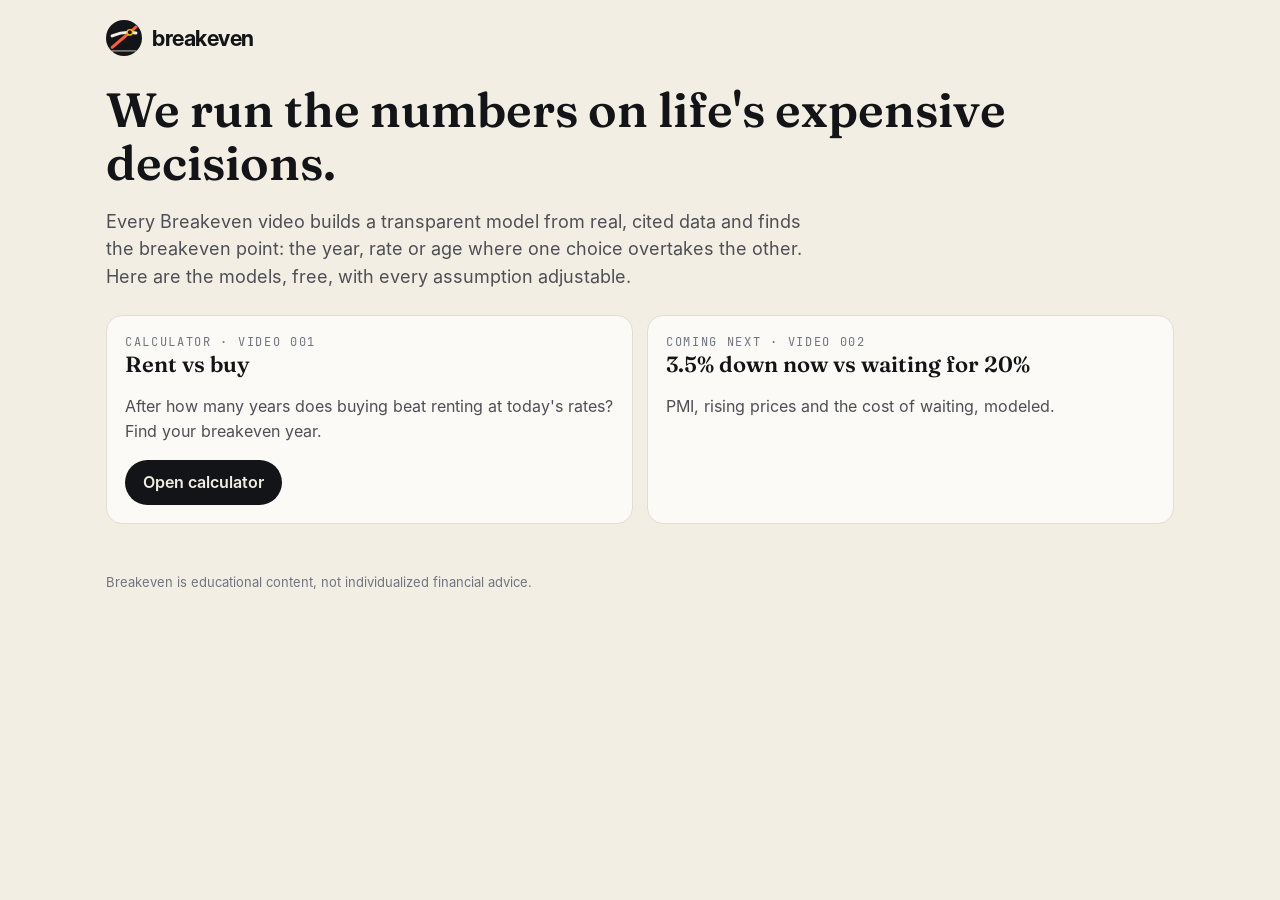
<file: site/index.html>
<!doctype html>
<html lang="en"><head><meta charset="utf-8"><meta name="viewport" content="width=device-width,initial-scale=1">
<title>Breakeven · Money decisions, modeled</title>
<meta name="description" content="Free calculators behind every Breakeven video. We run the numbers on life's expensive decisions.">
<link rel="icon" href="assets/mark.svg"><link rel="stylesheet" href="assets/site.css">
<style>.grid{display:grid;grid-template-columns:repeat(auto-fit,minmax(260px,1fr));gap:14px;margin-top:24px}.card a{text-decoration:none;color:inherit}.card:hover{border-color:var(--accent)}</style>
</head><body><div class="wrap">
<nav><img src="assets/mark.svg" alt=""><b>breakeven</b></nav>
<h1>We run the numbers on life's expensive decisions.</h1>
<p class="lede">Every Breakeven video builds a transparent model from real, cited data and finds the breakeven point: the year, rate or age where one choice overtakes the other. Here are the models, free, with every assumption adjustable.</p>
<div class="grid">
  <div class="card"><a href="rent-vs-buy/"><div class="kicker">Calculator · video 001</div><h2>Rent vs buy</h2><p class="small" style="color:var(--text-secondary)">After how many years does buying beat renting at today's rates? Find your breakeven year.</p><span class="btn">Open calculator</span></a></div>
  <div class="card"><div class="kicker">Coming next · video 002</div><h2>3.5% down now vs waiting for 20%</h2><p style="color:var(--text-secondary)">PMI, rising prices and the cost of waiting, modeled.</p></div>
</div>
<footer>Breakeven is educational content, not individualized financial advice.</footer>
</div></body></html>
</file>
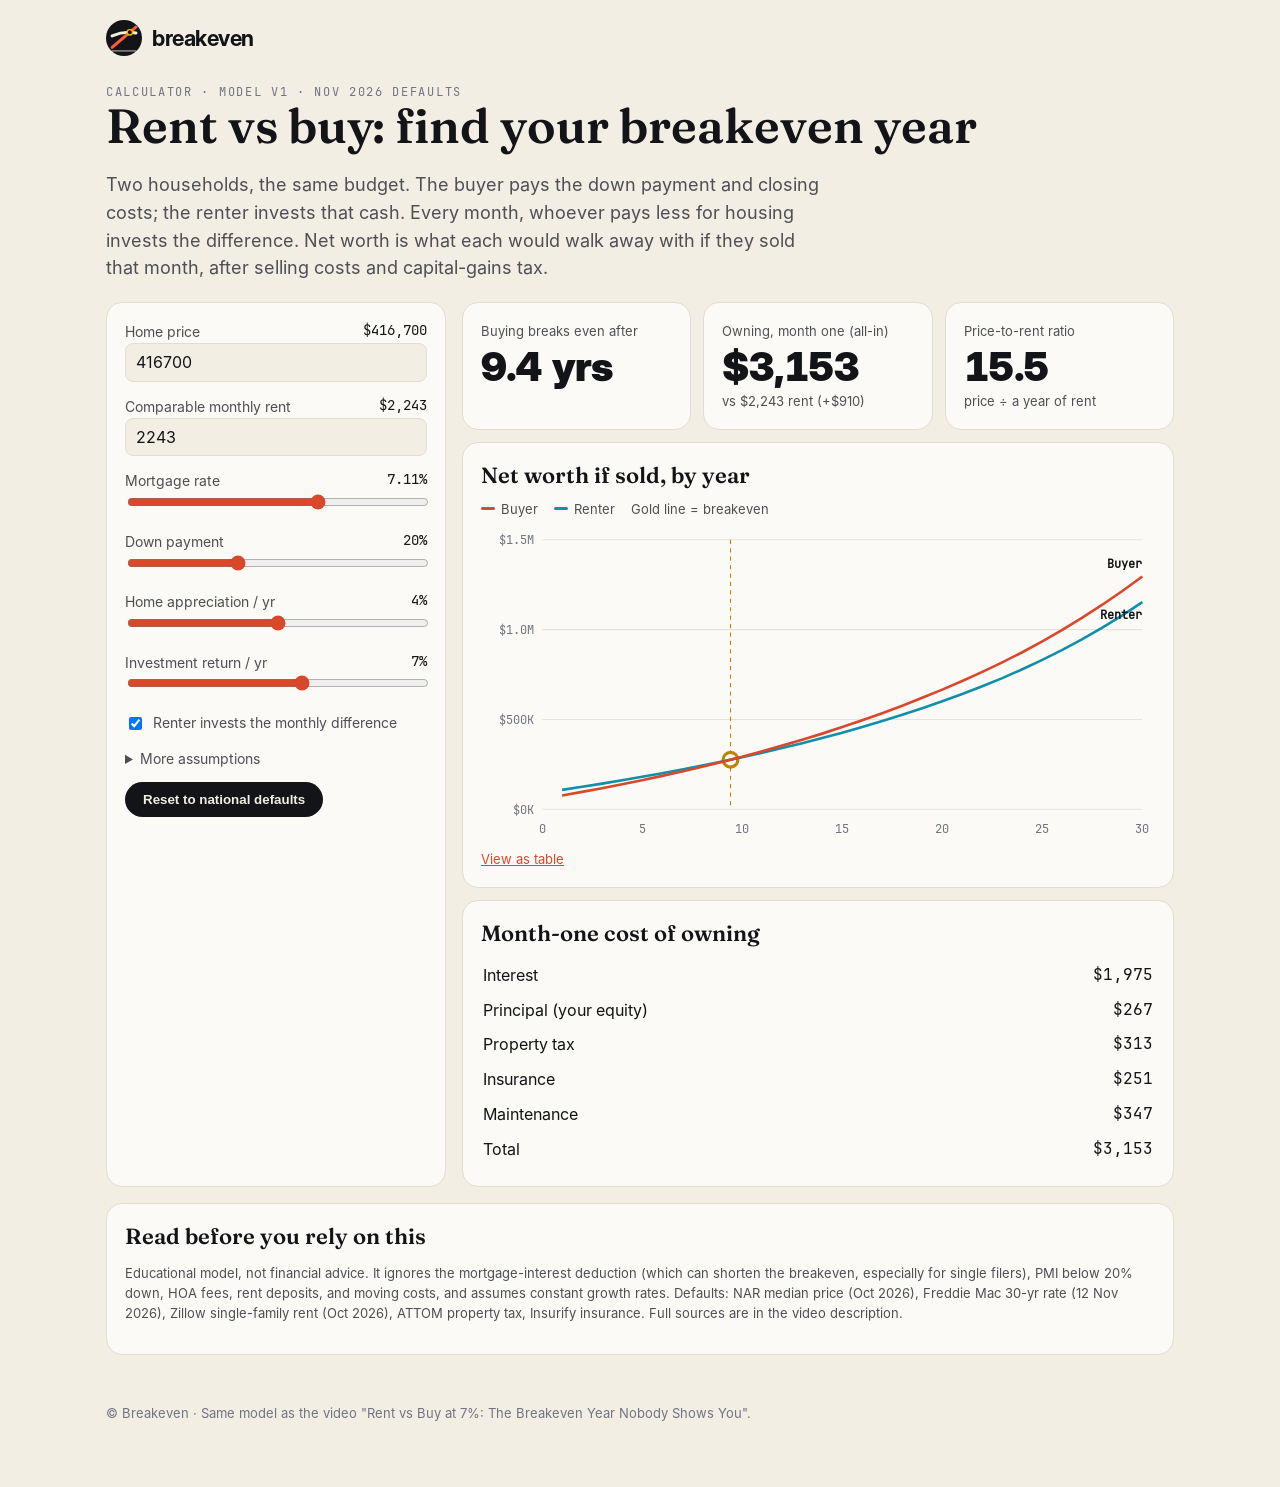
<file: site/rent-vs-buy/index.html>
<!doctype html>
<html lang="en"><head><meta charset="utf-8"><meta name="viewport" content="width=device-width,initial-scale=1">
<title>Rent vs Buy Calculator · Breakeven</title>
<meta name="description" content="Find your rent-vs-buy breakeven year. A transparent, month-by-month model with every assumption adjustable. Same model as the Breakeven video.">
<meta property="og:title" content="Rent vs Buy: find your breakeven year"><meta property="og:image" content="../assets/og.png">
<link rel="icon" href="../assets/mark.svg"><link rel="stylesheet" href="../assets/site.css">
<style>
.layout{display:grid;grid-template-columns:minmax(0,340px) minmax(0,1fr);gap:16px;margin-top:20px}
@media (max-width:860px){.layout{grid-template-columns:minmax(0,1fr)}}
.field{margin-bottom:14px}.field label{display:flex;justify-content:space-between;font-size:14px;color:var(--text-secondary);gap:8px}
.field output{font:14px JBM,monospace;color:var(--text-primary)}.field input[type=range]{width:100%;accent-color:var(--accent)}
.field input[type=number]{width:100%;font:inherit;padding:6px 10px;border:1px solid var(--border);border-radius:8px;background:var(--bg);color:var(--text-primary)}
details summary{cursor:pointer;color:var(--text-secondary);font-size:14px;margin:6px 0 12px}
.result{display:grid;grid-template-columns:repeat(auto-fit,minmax(150px,1fr));gap:12px;margin-bottom:12px}
.big{font:900 40px InterDisplay,Inter,sans-serif;letter-spacing:-.02em;font-variant-numeric:tabular-nums}.small{font-size:13px;color:var(--text-secondary)}
.legend{display:flex;gap:16px;font-size:13px;color:var(--text-secondary);margin:4px 0 6px}.legend i{display:inline-block;width:14px;height:3px;border-radius:2px;margin-right:6px;vertical-align:4px}
svg{width:100%;height:auto;display:block;overflow:visible}svg text{fill:var(--muted);font:11px JBM,monospace}
.tip{position:fixed;pointer-events:none;background:var(--text-primary);color:var(--bg);padding:8px 10px;border-radius:8px;font-size:12px;line-height:1.5;display:none;z-index:9}
.cost td{padding:4px 0;font-variant-numeric:tabular-nums}.cost td:last-child{text-align:right;font-family:JBM,monospace}
.switch{display:flex;align-items:center;gap:8px;font-size:14px;color:var(--text-secondary)}
</style></head><body><div class="wrap">
<nav><img src="../assets/mark.svg" alt=""><b>breakeven</b></nav>
<div class="kicker">Calculator · model v1 · Nov 2026 defaults</div>
<h1>Rent vs buy: find your breakeven year</h1>
<p class="lede">Two households, the same budget. The buyer pays the down payment and closing costs; the renter invests that cash. Every month, whoever pays less for housing invests the difference. Net worth is what each would walk away with if they sold that month, after selling costs and capital-gains tax.</p>

<div class="layout">
<form class="card" id="f" onsubmit="return false">
  <div class="field"><label for="home_price">Home price <output></output></label><input type="number" id="home_price" step="1000" min="50000"></div>
  <div class="field"><label for="rent_monthly">Comparable monthly rent <output></output></label><input type="number" id="rent_monthly" step="25" min="200"></div>
  <div class="field"><label for="mortgage_rate">Mortgage rate <output></output></label><input type="range" id="mortgage_rate" min="0.02" max="0.10" step="0.0001"></div>
  <div class="field"><label for="down_pct">Down payment <output></output></label><input type="range" id="down_pct" min="0.03" max="0.5" step="0.01"></div>
  <div class="field"><label for="home_growth">Home appreciation / yr <output></output></label><input type="range" id="home_growth" min="0" max="0.08" step="0.0025"></div>
  <div class="field"><label for="invest_return">Investment return / yr <output></output></label><input type="range" id="invest_return" min="0" max="0.12" step="0.0025"></div>
  <div class="field switch"><input type="checkbox" id="renter_invests_diff"><label for="renter_invests_diff" style="display:inline">Renter invests the monthly difference</label></div>
  <details><summary>More assumptions</summary>
  <div class="field"><label for="rent_growth">Rent growth / yr <output></output></label><input type="range" id="rent_growth" min="0" max="0.08" step="0.0025"></div>
  <div class="field"><label for="property_tax_pct">Property tax rate <output></output></label><input type="range" id="property_tax_pct" min="0" max="0.03" step="0.0005"></div>
  <div class="field"><label for="insurance_annual">Home insurance / yr <output></output></label><input type="number" id="insurance_annual" step="50" min="0"></div>
  <div class="field"><label for="maintenance_pct">Maintenance / yr <output></output></label><input type="range" id="maintenance_pct" min="0" max="0.04" step="0.0025"></div>
  <div class="field"><label for="buy_closing_pct">Buyer closing costs <output></output></label><input type="range" id="buy_closing_pct" min="0" max="0.06" step="0.0025"></div>
  <div class="field"><label for="sell_cost_pct">Selling costs <output></output></label><input type="range" id="sell_cost_pct" min="0" max="0.1" step="0.0025"></div>
  <div class="field"><label for="cap_gains_tax">Capital-gains tax (renter) <output></output></label><input type="range" id="cap_gains_tax" min="0" max="0.3" step="0.01"></div>
  </details>
  <button type="button" id="reset" class="btn" style="border:0;cursor:pointer">Reset to national defaults</button>
</form>

<section>
  <div class="result">
    <div class="card"><div class="small">Buying breaks even after</div><div class="big" id="be">—</div></div>
    <div class="card"><div class="small">Owning, month one (all-in)</div><div class="big" id="own">—</div><div class="small" id="ownsub"></div></div>
    <div class="card"><div class="small">Price-to-rent ratio</div><div class="big" id="ptr">—</div><div class="small">price ÷ a year of rent</div></div>
  </div>
  <div class="card">
    <h2>Net worth if sold, by year</h2>
    <div class="legend"><span><i style="background:var(--buy)"></i>Buyer</span><span><i style="background:var(--rent)"></i>Renter</span><span id="betag"></span></div>
    <div id="chart"></div>
    <div class="small" style="margin-top:8px"><a href="#" id="tbl">View as table</a></div>
  </div>
  <div class="card" style="margin-top:12px"><h2>Month-one cost of owning</h2><table class="cost" id="cost" style="width:100%"></table></div>
</section>
</div>

<div class="card" style="margin-top:16px"><h2>Read before you rely on this</h2>
<p class="small">Educational model, not financial advice. It ignores the mortgage-interest deduction (which can shorten the breakeven, especially for single filers), PMI below 20% down, HOA fees, rent deposits, and moving costs, and assumes constant growth rates. Defaults: NAR median price (Oct 2026), Freddie Mac 30-yr rate (12 Nov 2026), Zillow single-family rent (Oct 2026), ATTOM property tax, Insurify insurance. Full sources are in the video description. <span id="nl"></span></p></div>
<footer>© Breakeven · Same model as the video "Rent vs Buy at 7%: The Breakeven Year Nobody Shows You".</footer>
</div><div class="tip" id="tip"></div>
<script type="module">
import {simulate, DEFAULTS} from '../assets/rentbuy.js';
const $=s=>document.querySelector(s);
const pct=v=>(v*100).toFixed(2).replace(/\.00$|0$/,'')+'%', usd=v=>'$'+Math.round(v).toLocaleString('en-US');
const FIELDS=Object.keys(DEFAULTS).filter(k=>document.getElementById(k));
function getState(){const q=new URLSearchParams(location.search);const a={...DEFAULTS};for(const k of FIELDS){if(q.has(k))a[k]=k==='renter_invests_diff'?q.get(k)!=='0':Number(q.get(k))}return a}
function setForm(a){for(const k of FIELDS){const el=document.getElementById(k);if(el.type==='checkbox')el.checked=a[k];else el.value=a[k]}}
function read(){const a={...DEFAULTS};for(const k of FIELDS){const el=document.getElementById(k);a[k]=el.type==='checkbox'?el.checked:Number(el.value)}return a}
function labels(a){for(const k of FIELDS){const el=document.getElementById(k);const o=el.parentElement.querySelector('output');if(!o)continue;
 o.textContent=['home_price','rent_monthly','insurance_annual'].includes(k)?usd(a[k]):pct(a[k])}}
const tip=$('#tip');
function chart(res){const W=640,H=300,L=58,R=12,T=14,B=30,n=res.buyer.length,yrs=n/12;
 const pts=[...Array(yrs+1).keys()];const b=pts.map(y=>y===0?null:res.buyer[y*12-1]),r=pts.map(y=>y===0?null:res.renter[y*12-1]);
 const vals=[...b,...r].filter(v=>v!=null),max=Math.max(...vals),min=Math.min(0,...vals);
 const step=(()=>{const raw=(max-min)/5,p=Math.pow(10,Math.floor(Math.log10(raw)));return [1,2,2.5,5,10].map(k=>k*p).find(k=>k>=raw)})();
 const top=Math.ceil(max/step)*step,bot=Math.floor(min/step)*step;
 const X=y=>L+(W-L-R)*y/yrs,Y=v=>T+(H-T-B)*(1-(v-bot)/(top-bot));
 let g='';for(let v=bot;v<=top+1;v+=step)g+=`<line x1="${L}" x2="${W-R}" y1="${Y(v)}" y2="${Y(v)}" stroke="var(--grid)"/><text x="${L-8}" y="${Y(v)+4}" text-anchor="end">${v>=1e6?'$'+(v/1e6).toFixed(1)+'M':'$'+Math.round(v/1000)+'K'}</text>`;
 for(let y=0;y<=yrs;y+=5)g+=`<text x="${X(y)}" y="${H-8}" text-anchor="middle">${y}</text>`;
 const path=arr=>arr.map((v,i)=>v==null?'':`${i===1?'M':'L'}${X(i).toFixed(1)},${Y(v).toFixed(1)}`).join('');
 let be='';if(res.breakevenYears!=null){const bx=X(res.breakevenYears),by=Y(res.buyer[Math.round(res.breakevenYears*12)-1]);
  be=`<line x1="${bx}" x2="${bx}" y1="${T}" y2="${H-B}" stroke="var(--gold)" stroke-dasharray="4 4"/><circle cx="${bx}" cy="${by}" r="7" fill="var(--surface-1)" stroke="var(--gold)" stroke-width="3"/>`}
 $('#chart').innerHTML=`<svg viewBox="0 0 ${W} ${H}" role="img" aria-label="Buyer versus renter net worth over ${yrs} years">${g}${be}
 <path d="${path(r)}" fill="none" stroke="var(--rent)" stroke-width="2.5"/><path d="${path(b)}" fill="none" stroke="var(--buy)" stroke-width="2.5"/>
 <text x="${W-R}" y="${Y(b[yrs])-8}" text-anchor="end" style="fill:var(--text-primary);font-weight:600">Buyer</text><text x="${W-R}" y="${Y(r[yrs])+16}" text-anchor="end" style="fill:var(--text-primary);font-weight:600">Renter</text>
 <line id="xh" y1="${T}" y2="${H-B}" stroke="var(--muted)" stroke-dasharray="3 3" visibility="hidden"/><rect id="hit" x="${L}" y="${T}" width="${W-L-R}" height="${H-T-B}" fill="transparent"/></svg>`;
 const svg=$('#chart svg');$('#hit').onmousemove=e=>{const bb=svg.getBoundingClientRect(),px=(e.clientX-bb.left)*W/bb.width;const y=Math.max(1,Math.min(yrs,Math.round((px-L)/(W-L-R)*yrs)));
  const xh=$('#xh');xh.setAttribute('x1',X(y));xh.setAttribute('x2',X(y));xh.setAttribute('visibility','visible');
  tip.innerHTML=`<b>Year ${y}</b><br>Buyer ${usd(b[y])}<br>Renter ${usd(r[y])}<br>${b[y]>=r[y]?'Buying':'Renting'} ahead by ${usd(Math.abs(b[y]-r[y]))}`;tip.style.display='block';
  tip.style.left=Math.min(e.clientX+14,innerWidth-200)+'px';tip.style.top=(e.clientY+14)+'px'};$('#hit').onmouseleave=()=>{tip.style.display='none';$('#xh').setAttribute('visibility','hidden')};
 $('#tbl').onclick=ev=>{ev.preventDefault();const w=window.open('','_blank');if(!w)return;w.document.write('<title>Net worth by year</title><table border=1 cellpadding=6 style="border-collapse:collapse;font:13px sans-serif"><tr><th>Year</th><th>Buyer</th><th>Renter</th></tr>'+pts.slice(1).map(y=>`<tr><td>${y}</td><td>${usd(b[y])}</td><td>${usd(r[y])}</td></tr>`).join('')+'</table>')}}
function update(push=true){const a=read();labels(a);const res=simulate(a);
 $('#be').textContent=res.breakevenYears==null?'30+ yrs':res.breakevenYears.toFixed(1)+' yrs';
 $('#betag').textContent=res.breakevenYears==null?'Buying does not catch up within 30 years':'Gold line = breakeven';
 $('#own').textContent=usd(res.first.total);$('#ownsub').textContent=`vs ${usd(a.rent_monthly)} rent (${res.first.total>=a.rent_monthly?'+':''}${usd(res.first.total-a.rent_monthly)})`;
 $('#ptr').textContent=(a.home_price/(a.rent_monthly*12)).toFixed(1);
 const f=res.first;$('#cost').innerHTML=[['Interest',f.interest],['Principal (your equity)',f.principal],['Property tax',f.tax],['Insurance',f.insurance],['Maintenance',f.maintenance],['Total',f.total]].map(([k,v])=>`<tr><td>${k}</td><td>${usd(v)}</td></tr>`).join('');
 chart(res);if(push){const q=new URLSearchParams();for(const k of FIELDS)if(a[k]!==DEFAULTS[k])q.set(k,typeof a[k]==='boolean'?(a[k]?1:0):a[k]);history.replaceState(null,'',q.toString()?'?'+q:location.pathname)}}
setForm(getState());update(false);$('#f').addEventListener('input',()=>update());$('#reset').onclick=()=>{setForm(DEFAULTS);update()};
</script></body></html>
</file>
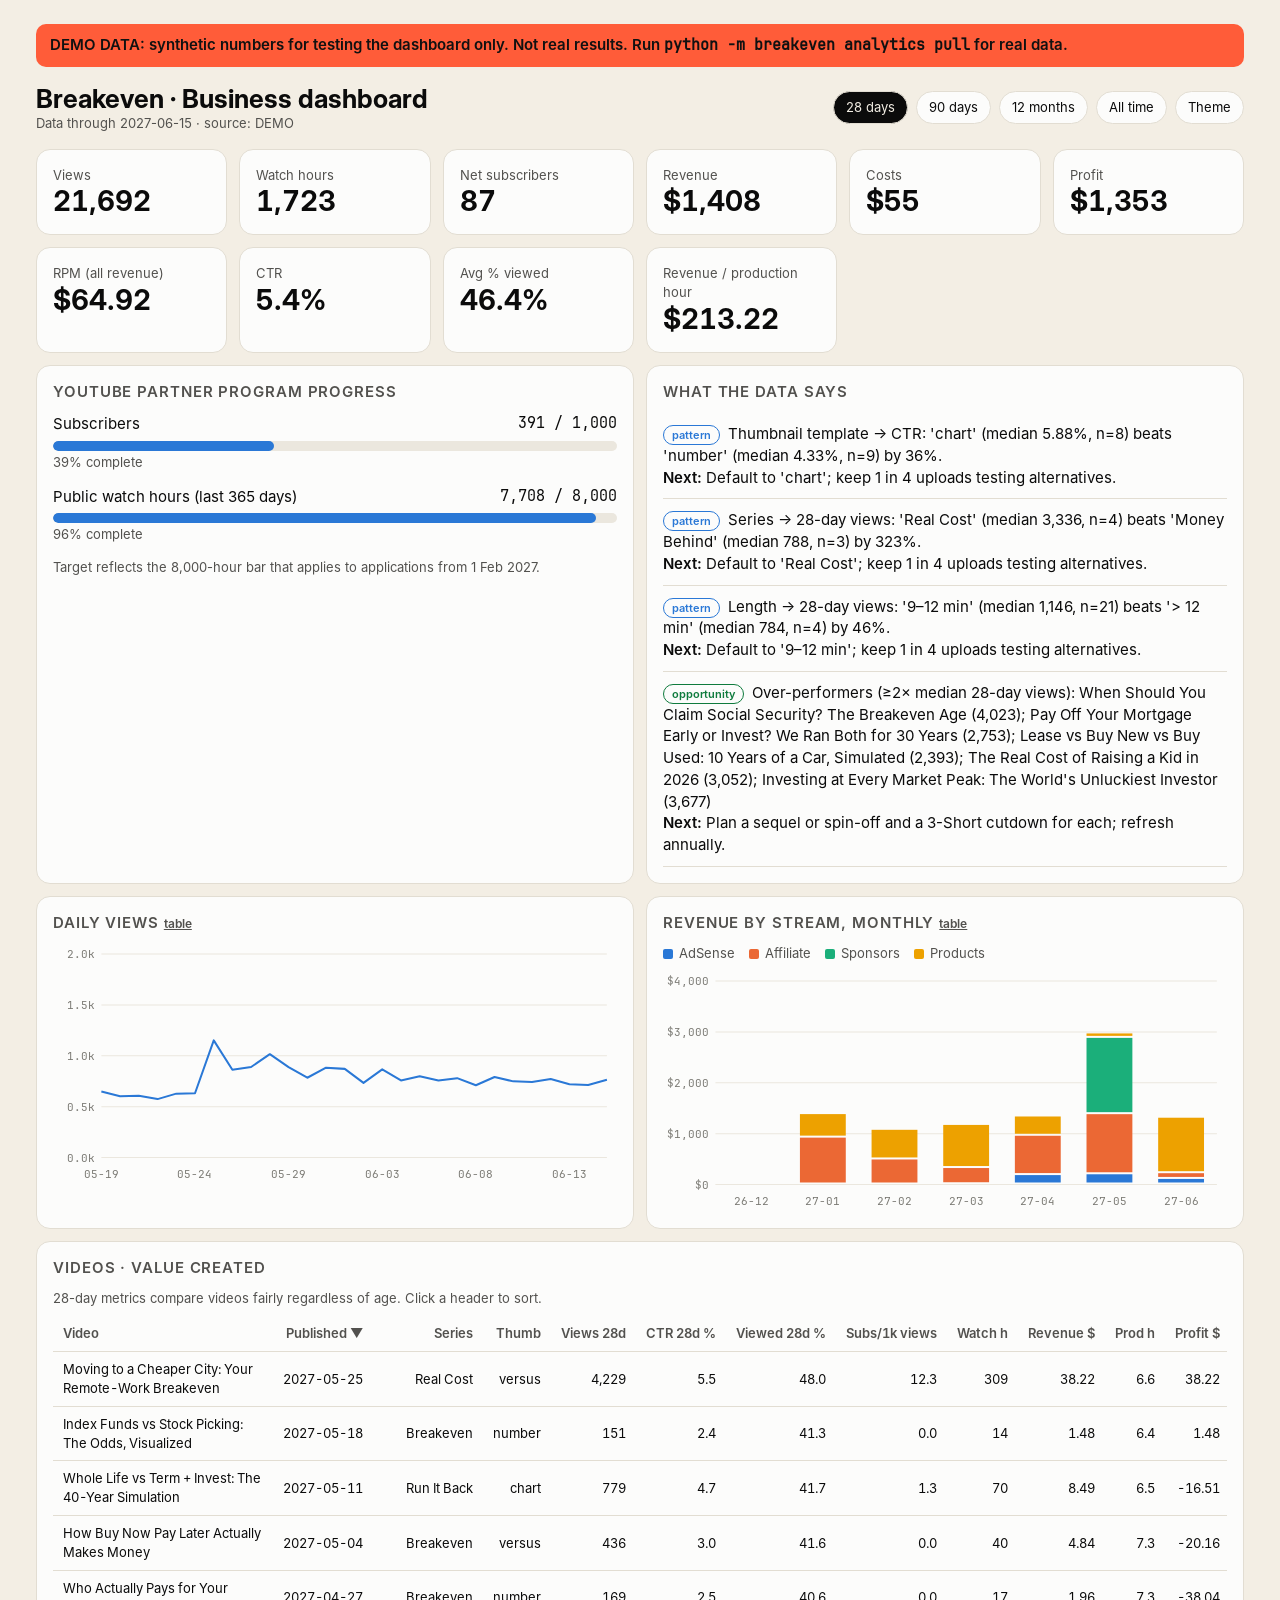
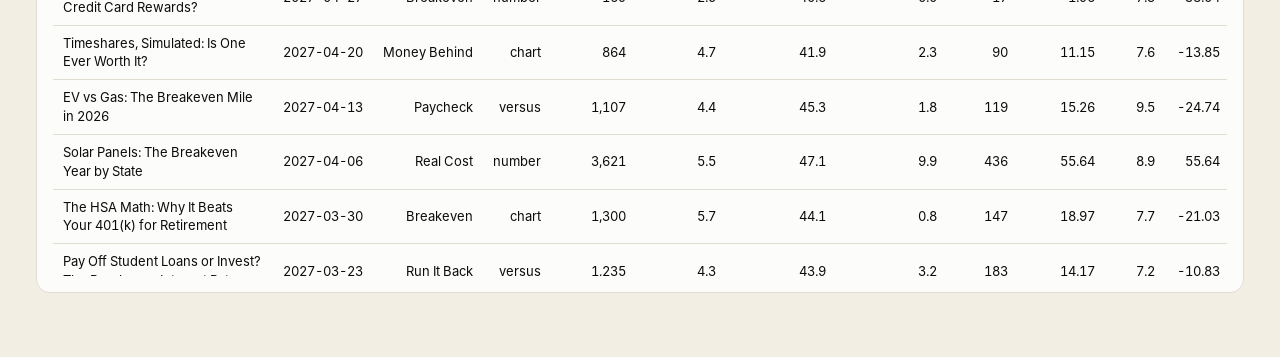
<file: dashboard/demo.html>
<!doctype html>
<html lang="en"><head><meta charset="utf-8"><meta name="viewport" content="width=device-width,initial-scale=1">
<title>Breakeven Dashboard</title>
<style>
@font-face{font-family:Inter;src:url(../brand/fonts/Inter-Regular.otf)}
@font-face{font-family:Inter;font-weight:600;src:url(../brand/fonts/Inter-SemiBold.otf)}
@font-face{font-family:InterDisplay;font-weight:700;src:url(../brand/fonts/InterDisplay-Bold.otf)}
@font-face{font-family:JBM;src:url(../brand/fonts/JetBrainsMono-Regular.ttf)}
:root{color-scheme:light;--bg:#f3eee4;--surface-1:#fcfcfb;--border:#e2ddd2;--text-primary:#0b0b0b;--text-secondary:#52514e;--muted:#7b7a74;
--grid:#ebe7de;--series-1:#2a78d6;--series-2:#eb6834;--series-3:#1baf7a;--series-4:#eda100;--accent:#ff5c39;--good:#0f7b3d;--warn:#a15c00;--bad:#c62828}
@media (prefers-color-scheme:dark){:root:not([data-theme="light"]){color-scheme:dark;--bg:#121417;--surface-1:#1a1a19;--border:#2a3038;--text-primary:#f0efec;
--text-secondary:#c3c2b7;--muted:#8c93a0;--grid:#262a30;--series-1:#3987e5;--series-2:#d95926;--series-3:#199e70;--series-4:#c98500;--good:#3ccb7f;--warn:#e0a030;--bad:#ff6b6b}}
:root[data-theme="dark"]{color-scheme:dark;--bg:#121417;--surface-1:#1a1a19;--border:#2a3038;--text-primary:#f0efec;--text-secondary:#c3c2b7;--muted:#8c93a0;
--grid:#262a30;--series-1:#3987e5;--series-2:#d95926;--series-3:#199e70;--series-4:#c98500;--good:#3ccb7f;--warn:#e0a030;--bad:#ff6b6b}
*{box-sizing:border-box}body{margin:0;background:var(--bg);color:var(--text-primary);font:15px/1.45 Inter,system-ui,sans-serif}
.wrap{max-width:1240px;margin:0 auto;padding:24px 16px 64px}
header{display:flex;flex-wrap:wrap;gap:12px;align-items:center;justify-content:space-between;margin-bottom:16px}
h1{font:700 26px InterDisplay,Inter,sans-serif;margin:0}h2{font:600 15px Inter;margin:0 0 12px;color:var(--text-secondary);text-transform:uppercase;letter-spacing:.06em}
.mono{font-family:JBM,ui-monospace,monospace}.sub{color:var(--text-secondary);font-size:13px}
.demo{background:var(--accent);color:#111;font-weight:600;padding:10px 14px;border-radius:10px;margin-bottom:16px}
.controls{display:flex;gap:8px;flex-wrap:wrap}.controls button{font:inherit;font-size:13px;padding:6px 12px;border-radius:999px;border:1px solid var(--border);background:var(--surface-1);color:var(--text-primary);cursor:pointer}
.controls button[aria-pressed=true]{background:var(--text-primary);color:var(--bg)}
.grid{display:grid;gap:12px}.kpis{grid-template-columns:repeat(auto-fit,minmax(170px,1fr))}
.card{background:var(--surface-1);border:1px solid var(--border);border-radius:14px;padding:16px;min-width:0}
.kpi .v{font:700 28px InterDisplay,Inter,sans-serif;font-variant-numeric:tabular-nums}.kpi .l{color:var(--text-secondary);font-size:13px}
.two{grid-template-columns:repeat(auto-fit,minmax(340px,1fr));margin-top:12px}
.meter{height:10px;border-radius:5px;background:var(--grid);overflow:hidden;margin:6px 0 2px}.meter>i{display:block;height:100%;background:var(--series-1);border-radius:5px}
svg{display:block;width:100%;height:auto;overflow:visible}svg text{fill:var(--muted);font:11px JBM,monospace}
.legend{display:flex;gap:14px;flex-wrap:wrap;font-size:13px;color:var(--text-secondary);margin-bottom:8px}.legend i{display:inline-block;width:10px;height:10px;border-radius:2px;margin-right:6px;vertical-align:-1px}
.tip{position:fixed;pointer-events:none;background:var(--text-primary);color:var(--bg);padding:8px 10px;border-radius:8px;font-size:12px;line-height:1.5;display:none;z-index:9;max-width:260px}
table{width:100%;border-collapse:collapse;font-size:13px;font-variant-numeric:tabular-nums}th,td{padding:8px 10px;border-bottom:1px solid var(--border);text-align:right;white-space:nowrap}
th:first-child,td:first-child{text-align:left;white-space:normal;min-width:220px}th{color:var(--text-secondary);font-weight:600;cursor:pointer;user-select:none;position:sticky;top:0;background:var(--surface-1)}
.tablewrap{overflow-x:auto;max-height:560px}
.ins{list-style:none;padding:0;margin:0}.ins li{padding:10px 0;border-bottom:1px solid var(--border)}.ins b{font-weight:600}
.tag{font-size:11px;font-weight:600;padding:2px 8px;border-radius:999px;margin-right:8px;border:1px solid currentColor}
.pattern{color:var(--series-1)}.opportunity{color:var(--good)}.warning{color:var(--warn)}.info{color:var(--muted)}
.linkbtn{background:none;border:none;color:var(--text-secondary);text-decoration:underline;cursor:pointer;font:inherit;font-size:12px;padding:0}
</style></head><body><div class="wrap">
<div id="demo"></div>
<header><div><h1>Breakeven · Business dashboard</h1><div class="sub" id="asof"></div></div>
<div class="controls" role="group" aria-label="Date range"><button data-r="28">28 days</button><button data-r="90">90 days</button><button data-r="365">12 months</button><button data-r="all">All time</button>
<button id="theme" title="Toggle light/dark theme">Theme</button></div></header>
<section class="grid kpis" id="kpis"></section>
<section class="grid two">
 <div class="card"><h2>YouTube Partner Program progress</h2><div id="ypp"></div></div>
 <div class="card"><h2>What the data says</h2><ul class="ins" id="ins"></ul></div>
</section>
<section class="grid two">
 <div class="card"><h2>Daily views <button class="linkbtn" data-table="views">table</button></h2><div id="views"></div></div>
 <div class="card"><h2>Revenue by stream, monthly <button class="linkbtn" data-table="rev">table</button></h2><div class="legend" id="revlegend"></div><div id="rev"></div></div>
</section>
<section class="card" style="margin-top:12px"><h2>Videos · value created</h2><div class="sub" style="margin-bottom:8px">28-day metrics compare videos fairly regardless of age. Click a header to sort.</div><div class="tablewrap"><table id="vt"></table></div></section>
</div><div class="tip" id="tip"></div>
<script>
const D={"source": "DEMO", "kpis": {"28": {"as_of": "2027-06-15", "views": 21692, "watch_hours": 1722.7, "subs_net": 87, "subs_total": 391, "ad_revenue": 204.49, "other_revenue": {"affiliate": 112.76, "product": 1090.96}, "revenue": 1408.21, "costs": 55.0, "profit": 1353.21, "rpm": 64.92, "ctr": 5.43, "avd_pct": 46.4, "rev_per_prod_hour": 213.22, "ypp": {"hours_365": 7708, "hours_target": 8000, "subs": 391, "subs_target": 1000}}, "90": {"as_of": "2027-06-15", "views": 60431, "watch_hours": 4847.6, "subs_net": 211, "subs_total": 391, "ad_revenue": 500.51, "other_revenue": {"affiliate": 2067.89, "product": 1557.6, "sponsor": 1500.0}, "revenue": 5626.0, "costs": 385.0, "profit": 5241.0, "rpm": 93.1, "ctr": 5.46, "avd_pct": 46.3, "rev_per_prod_hour": 74.87, "ypp": {"hours_365": 7708, "hours_target": 8000, "subs": 391, "subs_target": 1000}}, "365": {"as_of": "2027-06-15", "views": 94600, "watch_hours": 7707.5, "subs_net": 391, "subs_total": 391, "ad_revenue": 500.51, "other_revenue": {"affiliate": 3800.4, "product": 3451.56, "sponsor": 1500.0}, "revenue": 9252.47, "costs": 820.0, "profit": 8432.47, "rpm": 97.81, "ctr": 5.53, "avd_pct": 46.5, "rev_per_prod_hour": 43.35, "ypp": {"hours_365": 7708, "hours_target": 8000, "subs": 391, "subs_target": 1000}}, "all": {"as_of": "2027-06-15", "views": 94600, "watch_hours": 7707.5, "subs_net": 391, "subs_total": 391, "ad_revenue": 500.51, "other_revenue": {"affiliate": 3800.4, "product": 3451.56, "sponsor": 1500.0}, "revenue": 9252.47, "costs": 820.0, "profit": 8432.47, "rpm": 97.81, "ctr": 5.53, "avd_pct": 46.5, "rev_per_prod_hour": 43.35, "ypp": {"hours_365": 7708, "hours_target": 8000, "subs": 391, "subs_target": 1000}}}, "videos": [{"video_id": "demo000", "slug": "001-demo", "title": "Rent vs Buy at 7%: The Breakeven Year Nobody Shows You", "published": "2026-12-01", "duration_min": 9.8, "is_short": false, "series": "Breakeven", "template": "number", "views_28d": 259, "ctr_28d": 3.48, "avd_pct_28d": 42.1, "subs_per_1k": 0.0, "views_total": 966, "watch_hours_total": 66.7, "revenue_total": 3.79, "production_hours": 9.019600192980972, "production_cost": 0, "profit": 3.79, "rev_per_prod_hour": 0.42, "length_bucket": "9\u201312 min"}, {"video_id": "demo001", "slug": "002-demo", "title": "When Should You Claim Social Security? The Breakeven Age", "published": "2026-12-08", "duration_min": 10.3, "is_short": false, "series": "Breakeven", "template": "versus", "views_28d": 4023, "ctr_28d": 6.05, "avd_pct_28d": 49.7, "subs_per_1k": 10.4, "views_total": 13894, "watch_hours_total": 1192.6, "revenue_total": 52.42, "production_hours": 8.753923208800366, "production_cost": 0, "profit": 52.42, "rev_per_prod_hour": 5.99, "length_bucket": "9\u201312 min"}, {"video_id": "demo002", "slug": "003-demo", "title": "Pay Off Your Mortgage Early or Invest? We Ran Both for 30 Years", "published": "2026-12-15", "duration_min": 11.2, "is_short": false, "series": "Run It Back", "template": "chart", "views_28d": 2753, "ctr_28d": 7.33, "avd_pct_28d": 48.4, "subs_per_1k": 7.6, "views_total": 9275, "watch_hours_total": 818.9, "revenue_total": 37.47, "production_hours": 6.75308212011762, "production_cost": 0, "profit": 37.47, "rev_per_prod_hour": 5.55, "length_bucket": "9\u201312 min"}, {"video_id": "demo003", "slug": "004-demo", "title": "Lease vs Buy New vs Buy Used: 10 Years of a Car, Simulated", "published": "2026-12-22", "duration_min": 11.7, "is_short": false, "series": "Breakeven", "template": "number", "views_28d": 2393, "ctr_28d": 5.65, "avd_pct_28d": 48.0, "subs_per_1k": 9.2, "views_total": 8391, "watch_hours_total": 783.7, "revenue_total": 34.39, "production_hours": 9.357057376847962, "production_cost": 0, "profit": 34.39, "rev_per_prod_hour": 3.68, "length_bucket": "9\u201312 min"}, {"video_id": "demo004", "slug": "005-demo", "title": "Roth vs Traditional 401(k): The Tax Rate That Decides It", "published": "2026-12-29", "duration_min": 11.0, "is_short": false, "series": "Real Cost", "template": "versus", "views_28d": 1588, "ctr_28d": 5.29, "avd_pct_28d": 46.7, "subs_per_1k": 6.3, "views_total": 4999, "watch_hours_total": 422.2, "revenue_total": 20.36, "production_hours": 10.600783097699761, "production_cost": 40.0, "profit": -19.64, "rev_per_prod_hour": 1.92, "length_bucket": "9\u201312 min"}, {"video_id": "demo005", "slug": "006-demo", "title": "15-Year vs 30-Year Mortgage: Which Leaves You Richer?", "published": "2027-01-05", "duration_min": 10.2, "is_short": false, "series": "Paycheck", "template": "chart", "views_28d": 417, "ctr_28d": 4.34, "avd_pct_28d": 44.0, "subs_per_1k": 0.0, "views_total": 1289, "watch_hours_total": 94.0, "revenue_total": 5.49, "production_hours": 10.677933608522604, "production_cost": 25.0, "profit": -19.51, "rev_per_prod_hour": 0.51, "length_bucket": "9\u201312 min"}, {"video_id": "demo006", "slug": "007-demo", "title": "Should You Refinance? The Exact Rate Drop That Pays Off", "published": "2027-01-12", "duration_min": 9.5, "is_short": false, "series": "Money Behind", "template": "number", "views_28d": 623, "ctr_28d": 4.1, "avd_pct_28d": 42.3, "subs_per_1k": 0.0, "views_total": 1807, "watch_hours_total": 123.9, "revenue_total": 7.41, "production_hours": 8.536214919145298, "production_cost": 40.0, "profit": -32.59, "rev_per_prod_hour": 0.87, "length_bucket": "9\u201312 min"}, {"video_id": "demo007", "slug": "008-demo", "title": "Is Grad School Worth It? The ROI of 20 Degrees", "published": "2027-01-19", "duration_min": 10.0, "is_short": false, "series": "Breakeven", "template": "versus", "views_28d": 1096, "ctr_28d": 4.43, "avd_pct_28d": 45.1, "subs_per_1k": 4.6, "views_total": 3054, "watch_hours_total": 229.2, "revenue_total": 12.79, "production_hours": 7.161932382889157, "production_cost": 25.0, "profit": -12.21, "rev_per_prod_hour": 1.79, "length_bucket": "9\u201312 min"}, {"video_id": "demo008", "slug": "009-demo", "title": "Trade School vs College: The Lifetime Earnings Race", "published": "2027-01-26", "duration_min": 12.3, "is_short": false, "series": "Breakeven", "template": "chart", "views_28d": 1658, "ctr_28d": 6.05, "avd_pct_28d": 44.6, "subs_per_1k": 5.4, "views_total": 4209, "watch_hours_total": 388.2, "revenue_total": 17.79, "production_hours": 10.823164736545307, "production_cost": 0, "profit": 17.79, "rev_per_prod_hour": 1.64, "length_bucket": "> 12 min"}, {"video_id": "demo009", "slug": "010-demo", "title": "The Real Cost of Owning a Car for 10 Years", "published": "2027-02-02", "duration_min": 12.2, "is_short": false, "series": "Run It Back", "template": "number", "views_28d": 1400, "ctr_28d": 5.0, "avd_pct_28d": 45.5, "subs_per_1k": 5.0, "views_total": 3576, "watch_hours_total": 327.0, "revenue_total": 15.92, "production_hours": 8.867661761756423, "production_cost": 25.0, "profit": -9.08, "rev_per_prod_hour": 1.8, "length_bucket": "> 12 min"}, {"video_id": "demo010", "slug": "011-demo", "title": "The Real Cost of a Dog, From Puppy to Goodbye", "published": "2027-02-09", "duration_min": 11.2, "is_short": false, "series": "Breakeven", "template": "versus", "views_28d": 303, "ctr_28d": 3.4, "avd_pct_28d": 41.5, "subs_per_1k": 0.0, "views_total": 701, "watch_hours_total": 54.8, "revenue_total": 3.11, "production_hours": 8.41754368277334, "production_cost": 25.0, "profit": -21.89, "rev_per_prod_hour": 0.37, "length_bucket": "9\u201312 min"}, {"video_id": "demo011", "slug": "012-demo", "title": "The Real Cost of Raising a Kid in 2026", "published": "2027-02-16", "duration_min": 8.8, "is_short": false, "series": "Real Cost", "template": "chart", "views_28d": 3052, "ctr_28d": 6.88, "avd_pct_28d": 46.1, "subs_per_1k": 8.2, "views_total": 6585, "watch_hours_total": 441.5, "revenue_total": 29.6, "production_hours": 7.469456234095311, "production_cost": 40.0, "profit": -10.4, "rev_per_prod_hour": 3.96, "length_bucket": "< 9 min"}, {"video_id": "demo012", "slug": "013-demo", "title": "What $500 a Month Became in Every 30-Year Period Since 1928", "published": "2027-02-23", "duration_min": 11.6, "is_short": false, "series": "Paycheck", "template": "number", "views_28d": 1146, "ctr_28d": 4.33, "avd_pct_28d": 44.5, "subs_per_1k": 2.6, "views_total": 2562, "watch_hours_total": 221.2, "revenue_total": 12.22, "production_hours": 7.654770730095038, "production_cost": 25.0, "profit": -12.78, "rev_per_prod_hour": 1.6, "length_bucket": "9\u201312 min"}, {"video_id": "demo013", "slug": "014-demo", "title": "Lump Sum vs Dollar-Cost Averaging: 97 Years of Data", "published": "2027-03-02", "duration_min": 11.0, "is_short": false, "series": "Money Behind", "template": "versus", "views_28d": 788, "ctr_28d": 4.24, "avd_pct_28d": 43.1, "subs_per_1k": 2.5, "views_total": 1574, "watch_hours_total": 124.8, "revenue_total": 7.26, "production_hours": 6.1568888108765885, "production_cost": 0, "profit": 7.26, "rev_per_prod_hour": 1.18, "length_bucket": "9\u201312 min"}, {"video_id": "demo014", "slug": "015-demo", "title": "Investing at Every Market Peak: The World's Unluckiest Investor", "published": "2027-03-09", "duration_min": 9.3, "is_short": false, "series": "Breakeven", "template": "chart", "views_28d": 3677, "ctr_28d": 7.28, "avd_pct_28d": 46.1, "subs_per_1k": 9.5, "views_total": 7361, "watch_hours_total": 534.8, "revenue_total": 38.61, "production_hours": 9.448665367157602, "production_cost": 25.0, "profit": 13.61, "rev_per_prod_hour": 4.09, "length_bucket": "9\u201312 min"}, {"video_id": "demo015", "slug": "016-demo", "title": "The 4% Rule vs Every Retirement Since 1928", "published": "2027-03-16", "duration_min": 10.3, "is_short": false, "series": "Breakeven", "template": "number", "views_28d": 3101, "ctr_28d": 5.8, "avd_pct_28d": 47.4, "subs_per_1k": 9.7, "views_total": 5678, "watch_hours_total": 460.4, "revenue_total": 31.7, "production_hours": 8.60036492296282, "production_cost": 0, "profit": 31.7, "rev_per_prod_hour": 3.69, "length_bucket": "9\u201312 min"}, {"video_id": "demo016", "slug": "017-demo", "title": "Pay Off Student Loans or Invest? The Breakeven Interest Rate", "published": "2027-03-23", "duration_min": 11.6, "is_short": false, "series": "Run It Back", "template": "versus", "views_28d": 1235, "ctr_28d": 4.25, "avd_pct_28d": 43.9, "subs_per_1k": 3.2, "views_total": 2152, "watch_hours_total": 182.6, "revenue_total": 14.17, "production_hours": 7.18817809732392, "production_cost": 25.0, "profit": -10.83, "rev_per_prod_hour": 1.97, "length_bucket": "9\u201312 min"}, {"video_id": "demo017", "slug": "018-demo", "title": "The HSA Math: Why It Beats Your 401(k) for Retirement", "published": "2027-03-30", "duration_min": 9.5, "is_short": false, "series": "Breakeven", "template": "chart", "views_28d": 1300, "ctr_28d": 5.72, "avd_pct_28d": 44.1, "subs_per_1k": 0.8, "views_total": 2118, "watch_hours_total": 147.3, "revenue_total": 18.97, "production_hours": 7.6945403073525975, "production_cost": 40.0, "profit": -21.03, "rev_per_prod_hour": 2.47, "length_bucket": "9\u201312 min"}, {"video_id": "demo018", "slug": "019-demo", "title": "Solar Panels: The Breakeven Year by State", "published": "2027-04-06", "duration_min": 9.9, "is_short": false, "series": "Real Cost", "template": "number", "views_28d": 3621, "ctr_28d": 5.48, "avd_pct_28d": 47.1, "subs_per_1k": 9.9, "views_total": 5639, "watch_hours_total": 435.9, "revenue_total": 55.64, "production_hours": 8.946015731699038, "production_cost": 0, "profit": 55.64, "rev_per_prod_hour": 6.22, "length_bucket": "9\u201312 min"}, {"video_id": "demo019", "slug": "020-demo", "title": "EV vs Gas: The Breakeven Mile in 2026", "published": "2027-04-13", "duration_min": 9.8, "is_short": false, "series": "Paycheck", "template": "versus", "views_28d": 1107, "ctr_28d": 4.4, "avd_pct_28d": 45.3, "subs_per_1k": 1.8, "views_total": 1633, "watch_hours_total": 119.3, "revenue_total": 15.26, "production_hours": 9.534751246829495, "production_cost": 40.0, "profit": -24.74, "rev_per_prod_hour": 1.6, "length_bucket": "9\u201312 min"}, {"video_id": "demo020", "slug": "021-demo", "title": "Timeshares, Simulated: Is One Ever Worth It?", "published": "2027-04-20", "duration_min": 11.0, "is_short": false, "series": "Money Behind", "template": "chart", "views_28d": 864, "ctr_28d": 4.68, "avd_pct_28d": 41.9, "subs_per_1k": 2.3, "views_total": 1161, "watch_hours_total": 89.5, "revenue_total": 11.15, "production_hours": 7.600126928740033, "production_cost": 25.0, "profit": -13.85, "rev_per_prod_hour": 1.47, "length_bucket": "9\u201312 min"}, {"video_id": "demo021", "slug": "022-demo", "title": "Who Actually Pays for Your Credit Card Rewards?", "published": "2027-04-27", "duration_min": 12.2, "is_short": false, "series": "Breakeven", "template": "number", "views_28d": 169, "ctr_28d": 2.53, "avd_pct_28d": 40.6, "subs_per_1k": 0.0, "views_total": 208, "watch_hours_total": 17.2, "revenue_total": 1.96, "production_hours": 7.3206862397642425, "production_cost": 40.0, "profit": -38.04, "rev_per_prod_hour": 0.27, "length_bucket": "> 12 min"}, {"video_id": "demo022", "slug": "023-demo", "title": "How Buy Now Pay Later Actually Makes Money", "published": "2027-05-04", "duration_min": 11.3, "is_short": false, "series": "Breakeven", "template": "versus", "views_28d": 436, "ctr_28d": 3.03, "avd_pct_28d": 41.6, "subs_per_1k": 0.0, "views_total": 518, "watch_hours_total": 40.2, "revenue_total": 4.84, "production_hours": 7.346890674482851, "production_cost": 25.0, "profit": -20.16, "rev_per_prod_hour": 0.66, "length_bucket": "9\u201312 min"}, {"video_id": "demo023", "slug": "024-demo", "title": "Whole Life vs Term + Invest: The 40-Year Simulation", "published": "2027-05-11", "duration_min": 11.5, "is_short": false, "series": "Run It Back", "template": "chart", "views_28d": 779, "ctr_28d": 4.73, "avd_pct_28d": 41.7, "subs_per_1k": 1.3, "views_total": 868, "watch_hours_total": 69.9, "revenue_total": 8.49, "production_hours": 6.509208463159357, "production_cost": 25.0, "profit": -16.51, "rev_per_prod_hour": 1.3, "length_bucket": "9\u201312 min"}, {"video_id": "demo024", "slug": "025-demo", "title": "Index Funds vs Stock Picking: The Odds, Visualized", "published": "2027-05-18", "duration_min": 12.8, "is_short": false, "series": "Breakeven", "template": "number", "views_28d": 151, "ctr_28d": 2.39, "avd_pct_28d": 41.3, "subs_per_1k": 0.0, "views_total": 153, "watch_hours_total": 13.5, "revenue_total": 1.48, "production_hours": 6.399741691973442, "production_cost": 0, "profit": 1.48, "rev_per_prod_hour": 0.23, "length_bucket": "> 12 min"}, {"video_id": "demo025", "slug": "026-demo", "title": "Moving to a Cheaper City: Your Remote-Work Breakeven", "published": "2027-05-25", "duration_min": 9.1, "is_short": false, "series": "Real Cost", "template": "versus", "views_28d": 4229, "ctr_28d": 5.45, "avd_pct_28d": 48.0, "subs_per_1k": 12.3, "views_total": 4229, "watch_hours_total": 308.5, "revenue_total": 38.22, "production_hours": 6.604596623551432, "production_cost": 0, "profit": 38.22, "rev_per_prod_hour": 5.79, "length_bucket": "9\u201312 min"}], "series": {"daily": [{"date": "2026-12-01", "views": 22, "hours": 1.8, "subs": 0}, {"date": "2026-12-02", "views": 13, "hours": 1.0, "subs": 0}, {"date": "2026-12-03", "views": 17, "hours": 1.1, "subs": 0}, {"date": "2026-12-04", "views": 12, "hours": 0.9, "subs": 0}, {"date": "2026-12-05", "views": 16, "hours": 1.1, "subs": 0}, {"date": "2026-12-06", "views": 17, "hours": 1.0, "subs": 0}, {"date": "2026-12-07", "views": 13, "hours": 0.9, "subs": 0}, {"date": "2026-12-08", "views": 530, "hours": 40.3, "subs": 9}, {"date": "2026-12-09", "views": 337, "hours": 28.6, "subs": 4}, {"date": "2026-12-10", "views": 292, "hours": 25.2, "subs": 2}, {"date": "2026-12-11", "views": 135, "hours": 11.0, "subs": 1}, {"date": "2026-12-12", "views": 177, "hours": 17.5, "subs": 3}, {"date": "2026-12-13", "views": 219, "hours": 20.7, "subs": 1}, {"date": "2026-12-14", "views": 209, "hours": 17.9, "subs": 1}, {"date": "2026-12-15", "views": 405, "hours": 40.0, "subs": 3}, {"date": "2026-12-16", "views": 467, "hours": 40.2, "subs": 5}, {"date": "2026-12-17", "views": 247, "hours": 20.5, "subs": 2}, {"date": "2026-12-18", "views": 341, "hours": 26.5, "subs": 5}, {"date": "2026-12-19", "views": 250, "hours": 20.5, "subs": 2}, {"date": "2026-12-20", "views": 343, "hours": 30.9, "subs": 3}, {"date": "2026-12-21", "views": 317, "hours": 29.7, "subs": 3}, {"date": "2026-12-22", "views": 501, "hours": 47.4, "subs": 7}, {"date": "2026-12-23", "views": 475, "hours": 41.7, "subs": 5}, {"date": "2026-12-24", "views": 379, "hours": 34.1, "subs": 5}, {"date": "2026-12-25", "views": 352, "hours": 30.5, "subs": 4}, {"date": "2026-12-26", "views": 342, "hours": 31.4, "subs": 2}, {"date": "2026-12-27", "views": 352, "hours": 32.7, "subs": 3}, {"date": "2026-12-28", "views": 239, "hours": 21.7, "subs": 2}, {"date": "2026-12-29", "views": 357, "hours": 29.7, "subs": 2}, {"date": "2026-12-30", "views": 327, "hours": 28.3, "subs": 2}, {"date": "2026-12-31", "views": 238, "hours": 20.1, "subs": 2}, {"date": "2027-01-01", "views": 273, "hours": 25.2, "subs": 2}, {"date": "2027-01-02", "views": 298, "hours": 26.4, "subs": 3}, {"date": "2027-01-03", "views": 312, "hours": 27.6, "subs": 4}, {"date": "2027-01-04", "views": 281, "hours": 24.6, "subs": 2}, {"date": "2027-01-05", "views": 250, "hours": 20.9, "subs": 1}, {"date": "2027-01-06", "views": 289, "hours": 27.6, "subs": 2}, {"date": "2027-01-07", "views": 242, "hours": 20.5, "subs": 1}, {"date": "2027-01-08", "views": 232, "hours": 19.4, "subs": 1}, {"date": "2027-01-09", "views": 275, "hours": 23.9, "subs": 0}, {"date": "2027-01-10", "views": 235, "hours": 20.2, "subs": 0}, {"date": "2027-01-11", "views": 247, "hours": 21.8, "subs": 1}, {"date": "2027-01-12", "views": 258, "hours": 22.1, "subs": 1}, {"date": "2027-01-13", "views": 236, "hours": 19.2, "subs": 0}, {"date": "2027-01-14", "views": 217, "hours": 18.1, "subs": 0}, {"date": "2027-01-15", "views": 233, "hours": 19.1, "subs": 0}, {"date": "2027-01-16", "views": 206, "hours": 18.0, "subs": 0}, {"date": "2027-01-17", "views": 206, "hours": 16.8, "subs": 0}, {"date": "2027-01-18", "views": 191, "hours": 15.7, "subs": 0}, {"date": "2027-01-19", "views": 247, "hours": 20.2, "subs": 1}, {"date": "2027-01-20", "views": 271, "hours": 23.1, "subs": 1}, {"date": "2027-01-21", "views": 266, "hours": 21.6, "subs": 1}, {"date": "2027-01-22", "views": 251, "hours": 20.6, "subs": 1}, {"date": "2027-01-23", "views": 226, "hours": 19.0, "subs": 1}, {"date": "2027-01-24", "views": 239, "hours": 20.1, "subs": 0}, {"date": "2027-01-25", "views": 219, "hours": 17.3, "subs": 0}, {"date": "2027-01-26", "views": 322, "hours": 28.7, "subs": 1}, {"date": "2027-01-27", "views": 343, "hours": 30.9, "subs": 2}, {"date": "2027-01-28", "views": 339, "hours": 27.5, "subs": 1}, {"date": "2027-01-29", "views": 328, "hours": 27.9, "subs": 1}, {"date": "2027-01-30", "views": 306, "hours": 26.9, "subs": 2}, {"date": "2027-01-31", "views": 249, "hours": 21.1, "subs": 1}, {"date": "2027-02-01", "views": 250, "hours": 21.8, "subs": 0}, {"date": "2027-02-02", "views": 383, "hours": 32.6, "subs": 1}, {"date": "2027-02-03", "views": 369, "hours": 31.3, "subs": 1}, {"date": "2027-02-04", "views": 297, "hours": 27.3, "subs": 0}, {"date": "2027-02-05", "views": 352, "hours": 30.9, "subs": 2}, {"date": "2027-02-06", "views": 274, "hours": 24.4, "subs": 0}, {"date": "2027-02-07", "views": 305, "hours": 27.9, "subs": 1}, {"date": "2027-02-08", "views": 325, "hours": 26.3, "subs": 2}, {"date": "2027-02-09", "views": 275, "hours": 24.8, "subs": 0}, {"date": "2027-02-10", "views": 311, "hours": 29.0, "subs": 0}, {"date": "2027-02-11", "views": 322, "hours": 25.9, "subs": 1}, {"date": "2027-02-12", "views": 272, "hours": 24.3, "subs": 1}, {"date": "2027-02-13", "views": 269, "hours": 24.4, "subs": 1}, {"date": "2027-02-14", "views": 245, "hours": 20.2, "subs": 0}, {"date": "2027-02-15", "views": 237, "hours": 21.2, "subs": 0}, {"date": "2027-02-16", "views": 557, "hours": 41.9, "subs": 4}, {"date": "2027-02-17", "views": 529, "hours": 39.9, "subs": 5}, {"date": "2027-02-18", "views": 430, "hours": 32.7, "subs": 2}, {"date": "2027-02-19", "views": 444, "hours": 32.2, "subs": 2}, {"date": "2027-02-20", "views": 384, "hours": 30.3, "subs": 3}, {"date": "2027-02-21", "views": 385, "hours": 29.7, "subs": 1}, {"date": "2027-02-22", "views": 356, "hours": 28.3, "subs": 1}, {"date": "2027-02-23", "views": 404, "hours": 32.3, "subs": 1}, {"date": "2027-02-24", "views": 384, "hours": 31.3, "subs": 3}, {"date": "2027-02-25", "views": 398, "hours": 31.0, "subs": 2}, {"date": "2027-02-26", "views": 337, "hours": 26.5, "subs": 0}, {"date": "2027-02-27", "views": 349, "hours": 28.0, "subs": 1}, {"date": "2027-02-28", "views": 359, "hours": 27.9, "subs": 1}, {"date": "2027-03-01", "views": 370, "hours": 30.8, "subs": 0}, {"date": "2027-03-02", "views": 438, "hours": 37.5, "subs": 0}, {"date": "2027-03-03", "views": 427, "hours": 34.8, "subs": 1}, {"date": "2027-03-04", "views": 424, "hours": 34.0, "subs": 1}, {"date": "2027-03-05", "views": 413, "hours": 35.1, "subs": 1}, {"date": "2027-03-06", "views": 360, "hours": 28.6, "subs": 1}, {"date": "2027-03-07", "views": 365, "hours": 30.3, "subs": 1}, {"date": "2027-03-08", "views": 314, "hours": 26.3, "subs": 0}, {"date": "2027-03-09", "views": 542, "hours": 43.6, "subs": 3}, {"date": "2027-03-10", "views": 609, "hours": 45.6, "subs": 4}, {"date": "2027-03-11", "views": 543, "hours": 39.0, "subs": 3}, {"date": "2027-03-12", "views": 630, "hours": 49.7, "subs": 2}, {"date": "2027-03-13", "views": 458, "hours": 34.2, "subs": 1}, {"date": "2027-03-14", "views": 586, "hours": 47.4, "subs": 4}, {"date": "2027-03-15", "views": 469, "hours": 39.3, "subs": 2}, {"date": "2027-03-16", "views": 734, "hours": 62.5, "subs": 6}, {"date": "2027-03-17", "views": 657, "hours": 50.2, "subs": 5}, {"date": "2027-03-18", "views": 590, "hours": 49.2, "subs": 2}, {"date": "2027-03-19", "views": 678, "hours": 53.7, "subs": 4}, {"date": "2027-03-20", "views": 694, "hours": 54.9, "subs": 5}, {"date": "2027-03-21", "views": 545, "hours": 45.7, "subs": 4}, {"date": "2027-03-22", "views": 618, "hours": 50.6, "subs": 3}, {"date": "2027-03-23", "views": 582, "hours": 47.2, "subs": 1}, {"date": "2027-03-24", "views": 632, "hours": 51.8, "subs": 2}, {"date": "2027-03-25", "views": 652, "hours": 54.0, "subs": 4}, {"date": "2027-03-26", "views": 556, "hours": 46.3, "subs": 3}, {"date": "2027-03-27", "views": 545, "hours": 43.5, "subs": 2}, {"date": "2027-03-28", "views": 575, "hours": 45.3, "subs": 4}, {"date": "2027-03-29", "views": 551, "hours": 45.8, "subs": 2}, {"date": "2027-03-30", "views": 582, "hours": 47.4, "subs": 1}, {"date": "2027-03-31", "views": 565, "hours": 46.2, "subs": 3}, {"date": "2027-04-01", "views": 610, "hours": 47.8, "subs": 2}, {"date": "2027-04-02", "views": 563, "hours": 42.7, "subs": 1}, {"date": "2027-04-03", "views": 534, "hours": 43.4, "subs": 2}, {"date": "2027-04-04", "views": 604, "hours": 46.8, "subs": 2}, {"date": "2027-04-05", "views": 533, "hours": 42.7, "subs": 1}, {"date": "2027-04-06", "views": 894, "hours": 68.1, "subs": 5}, {"date": "2027-04-07", "views": 758, "hours": 58.2, "subs": 4}, {"date": "2027-04-08", "views": 631, "hours": 49.2, "subs": 2}, {"date": "2027-04-09", "views": 761, "hours": 59.9, "subs": 4}, {"date": "2027-04-10", "views": 648, "hours": 50.4, "subs": 3}, {"date": "2027-04-11", "views": 601, "hours": 49.3, "subs": 3}, {"date": "2027-04-12", "views": 570, "hours": 45.7, "subs": 3}, {"date": "2027-04-13", "views": 658, "hours": 54.6, "subs": 1}, {"date": "2027-04-14", "views": 610, "hours": 48.8, "subs": 1}, {"date": "2027-04-15", "views": 771, "hours": 61.7, "subs": 5}, {"date": "2027-04-16", "views": 633, "hours": 49.9, "subs": 3}, {"date": "2027-04-17", "views": 638, "hours": 51.4, "subs": 3}, {"date": "2027-04-18", "views": 605, "hours": 48.9, "subs": 2}, {"date": "2027-04-19", "views": 635, "hours": 52.9, "subs": 1}, {"date": "2027-04-20", "views": 686, "hours": 54.2, "subs": 2}, {"date": "2027-04-21", "views": 650, "hours": 52.8, "subs": 2}, {"date": "2027-04-22", "views": 656, "hours": 48.4, "subs": 2}, {"date": "2027-04-23", "views": 747, "hours": 61.3, "subs": 2}, {"date": "2027-04-24", "views": 648, "hours": 54.5, "subs": 1}, {"date": "2027-04-25", "views": 566, "hours": 43.0, "subs": 0}, {"date": "2027-04-26", "views": 678, "hours": 56.3, "subs": 0}, {"date": "2027-04-27", "views": 632, "hours": 50.4, "subs": 1}, {"date": "2027-04-28", "views": 659, "hours": 55.8, "subs": 2}, {"date": "2027-04-29", "views": 624, "hours": 49.9, "subs": 1}, {"date": "2027-04-30", "views": 545, "hours": 44.0, "subs": 0}, {"date": "2027-05-01", "views": 543, "hours": 44.1, "subs": 0}, {"date": "2027-05-02", "views": 631, "hours": 53.1, "subs": 3}, {"date": "2027-05-03", "views": 583, "hours": 46.4, "subs": 2}, {"date": "2027-05-04", "views": 582, "hours": 45.9, "subs": 1}, {"date": "2027-05-05", "views": 604, "hours": 51.3, "subs": 1}, {"date": "2027-05-06", "views": 542, "hours": 44.8, "subs": 0}, {"date": "2027-05-07", "views": 629, "hours": 51.1, "subs": 3}, {"date": "2027-05-08", "views": 508, "hours": 40.3, "subs": 0}, {"date": "2027-05-09", "views": 551, "hours": 44.2, "subs": 1}, {"date": "2027-05-10", "views": 572, "hours": 46.5, "subs": 1}, {"date": "2027-05-11", "views": 628, "hours": 53.1, "subs": 1}, {"date": "2027-05-12", "views": 591, "hours": 47.3, "subs": 2}, {"date": "2027-05-13", "views": 729, "hours": 57.2, "subs": 2}, {"date": "2027-05-14", "views": 599, "hours": 49.4, "subs": 0}, {"date": "2027-05-15", "views": 673, "hours": 56.4, "subs": 1}, {"date": "2027-05-16", "views": 692, "hours": 57.6, "subs": 1}, {"date": "2027-05-17", "views": 661, "hours": 54.0, "subs": 2}, {"date": "2027-05-18", "views": 708, "hours": 57.6, "subs": 2}, {"date": "2027-05-19", "views": 649, "hours": 51.9, "subs": 2}, {"date": "2027-05-20", "views": 603, "hours": 48.8, "subs": 0}, {"date": "2027-05-21", "views": 607, "hours": 47.0, "subs": 3}, {"date": "2027-05-22", "views": 574, "hours": 46.8, "subs": 0}, {"date": "2027-05-23", "views": 628, "hours": 50.4, "subs": 0}, {"date": "2027-05-24", "views": 632, "hours": 50.7, "subs": 0}, {"date": "2027-05-25", "views": 1151, "hours": 89.6, "subs": 9}, {"date": "2027-05-26", "views": 863, "hours": 66.2, "subs": 6}, {"date": "2027-05-27", "views": 890, "hours": 69.3, "subs": 4}, {"date": "2027-05-28", "views": 1016, "hours": 81.0, "subs": 7}, {"date": "2027-05-29", "views": 889, "hours": 68.5, "subs": 3}, {"date": "2027-05-30", "views": 784, "hours": 63.1, "subs": 2}, {"date": "2027-05-31", "views": 883, "hours": 67.3, "subs": 4}, {"date": "2027-06-01", "views": 871, "hours": 68.4, "subs": 3}, {"date": "2027-06-02", "views": 734, "hours": 58.2, "subs": 2}, {"date": "2027-06-03", "views": 866, "hours": 65.3, "subs": 5}, {"date": "2027-06-04", "views": 757, "hours": 61.6, "subs": 4}, {"date": "2027-06-05", "views": 798, "hours": 63.5, "subs": 5}, {"date": "2027-06-06", "views": 756, "hours": 59.5, "subs": 5}, {"date": "2027-06-07", "views": 780, "hours": 62.7, "subs": 4}, {"date": "2027-06-08", "views": 710, "hours": 57.9, "subs": 3}, {"date": "2027-06-09", "views": 791, "hours": 61.2, "subs": 3}, {"date": "2027-06-10", "views": 749, "hours": 58.2, "subs": 3}, {"date": "2027-06-11", "views": 742, "hours": 61.7, "subs": 3}, {"date": "2027-06-12", "views": 771, "hours": 62.5, "subs": 3}, {"date": "2027-06-13", "views": 721, "hours": 57.4, "subs": 1}, {"date": "2027-06-14", "views": 713, "hours": 59.8, "subs": 1}, {"date": "2027-06-15", "views": 764, "hours": 64.1, "subs": 2}], "monthly_revenue": [{"month": "2026-12", "adsense": 0.0, "affiliate": 0.0, "sponsor": 0.0, "product": 0.0}, {"month": "2027-01", "adsense": 0.0, "affiliate": 921.67, "sponsor": 0.0, "product": 462.61}, {"month": "2027-02", "adsense": 0.0, "affiliate": 491.96, "sponsor": 0.0, "product": 583.66}, {"month": "2027-03", "adsense": 4.97, "affiliate": 318.88, "sponsor": 0.0, "product": 847.69}, {"month": "2027-04", "adsense": 185.08, "affiliate": 773.26, "sponsor": 0.0, "product": 379.01}, {"month": "2027-05", "adsense": 201.03, "affiliate": 1181.87, "sponsor": 1500.0, "product": 87.63}, {"month": "2027-06", "adsense": 109.44, "affiliate": 112.76, "sponsor": 0.0, "product": 1090.96}]}, "patterns": [{"kind": "pattern", "text": "Thumbnail template \u2192 CTR: 'chart' (median 5.88%, n=8) beats 'number' (median 4.33%, n=9) by 36%.", "action": "Default to 'chart'; keep 1 in 4 uploads testing alternatives."}, {"kind": "pattern", "text": "Series \u2192 28-day views: 'Real Cost' (median 3,336, n=4) beats 'Money Behind' (median 788, n=3) by 323%.", "action": "Default to 'Real Cost'; keep 1 in 4 uploads testing alternatives."}, {"kind": "pattern", "text": "Length \u2192 28-day views: '9\u201312 min' (median 1,146, n=21) beats '> 12 min' (median 784, n=4) by 46%.", "action": "Default to '9\u201312 min'; keep 1 in 4 uploads testing alternatives."}, {"kind": "opportunity", "text": "Over-performers (\u22652\u00d7 median 28-day views): When Should You Claim Social Security? The Breakeven Age (4,023); Pay Off Your Mortgage Early or Invest? We Ran Both for 30 Years (2,753); Lease vs Buy New vs Buy Used: 10 Years of a Car, Simulated (2,393); The Real Cost of Raising a Kid in 2026 (3,052); Investing at Every Market Peak: The World's Unluckiest Investor (3,677)", "action": "Plan a sequel or spin-off and a 3-Short cutdown for each; refresh annually."}]};
const $=s=>document.querySelector(s), fmt=(n,d=0)=>n==null?'—':Number(n).toLocaleString('en-US',{maximumFractionDigits:d,minimumFractionDigits:d});
const money=(n,d=0)=>n==null?'—':(n<0?'-$':'$')+fmt(Math.abs(n),d);
const nice=m=>{const r=m/4,p=Math.pow(10,Math.floor(Math.log10(r||1)));const s=[1,2,2.5,5,10].map(k=>k*p).find(k=>k>=r);return s*4};
const css=v=>getComputedStyle(document.documentElement).getPropertyValue(v).trim();
let range=localStorageGet('range')||'28';
function localStorageGet(k){try{return localStorage.getItem('bk_'+k)}catch(e){return null}}
function localStorageSet(k,v){try{localStorage.setItem('bk_'+k,v)}catch(e){}}
if(D.source==='DEMO')$('#demo').innerHTML='<div class="demo">DEMO DATA: synthetic numbers for testing the dashboard only. Not real results. Run <span class="mono">python -m breakeven analytics pull</span> for real data.</div>';
const tip=$('#tip');function showTip(e,h){tip.innerHTML=h;tip.style.display='block';const x=Math.min(e.clientX+14,innerWidth-270);tip.style.left=x+'px';tip.style.top=(e.clientY+14)+'px'}function hideTip(){tip.style.display='none'}
function kpis(){const k=D.kpis[range]||{};$('#asof').textContent=k.as_of?('Data through '+k.as_of+' · source: '+D.source):'No data';
 const t=[['Views',fmt(k.views)],['Watch hours',fmt(k.watch_hours)],['Net subscribers',fmt(k.subs_net)],['Revenue',money(k.revenue)],['Costs',money(k.costs)],
 ['Profit',money(k.profit)],['RPM (all revenue)',money(k.rpm,2)],['CTR',k.ctr==null?'—':fmt(k.ctr,1)+'%'],['Avg % viewed',k.avd_pct==null?'—':fmt(k.avd_pct,1)+'%'],['Revenue / production hour',money(k.rev_per_prod_hour,2)]];
 $('#kpis').innerHTML=t.map(([l,v])=>`<div class="card kpi"><div class="l">${l}</div><div class="v">${v}</div></div>`).join('');
 const y=(D.kpis.all||{}).ypp||{hours_365:0,hours_target:8000,subs:0,subs_target:1000};
 const m=(l,a,b)=>`<div style="margin-bottom:14px"><div style="display:flex;justify-content:space-between"><span>${l}</span><span class="mono">${fmt(a)} / ${fmt(b)}</span></div><div class="meter" role="progressbar" aria-valuenow="${a}" aria-valuemax="${b}"><i style="width:${Math.min(100,100*a/b)}%"></i></div><div class="sub">${a>=b?'Reached ✓':fmt(100*a/b,0)+'% complete'}</div></div>`;
 $('#ypp').innerHTML=m('Subscribers',y.subs,y.subs_target)+m('Public watch hours (last 365 days)',y.hours_365,y.hours_target)+'<div class="sub">Target reflects the 8,000-hour bar that applies to applications from 1 Feb 2027.</div>';}
function insightsList(){$('#ins').innerHTML=D.patterns.map(p=>`<li><span class="tag ${p.kind}">${p.kind}</span>${p.text}${p.action?'<br><b>Next:</b> '+p.action:''}</li>`).join('')}
function filtered(){const d=D.series.daily;if(range==='all')return d;return d.slice(-Number(range))}
function lineChart(){const d=filtered(),W=560,H=240,L=48,R=10,T=10,B=28;if(!d.length){$('#views').innerHTML='<p class="sub">No data</p>';return}
 const max=nice(Math.max(...d.map(r=>r.views))*1.05)||1,x=i=>L+(W-L-R)*i/Math.max(1,d.length-1),y=v=>T+(H-T-B)*(1-v/max);
 let g='';for(let i=0;i<=4;i++){const v=max*i/4;g+=`<line x1="${L}" x2="${W-R}" y1="${y(v)}" y2="${y(v)}" stroke="var(--grid)"/><text x="${L-6}" y="${y(v)+4}" text-anchor="end">${fmt(v/1000,1)}k</text>`}
 const step=Math.ceil(d.length/6);for(let i=0;i<d.length;i+=step)g+=`<text x="${x(i)}" y="${H-8}" text-anchor="middle">${d[i].date.slice(5)}</text>`;
 const p=d.map((r,i)=>(i?'L':'M')+x(i).toFixed(1)+','+y(r.views).toFixed(1)).join('');
 $('#views').innerHTML=`<svg viewBox="0 0 ${W} ${H}" role="img" aria-label="Daily views line chart">${g}<path d="${p}" fill="none" stroke="var(--series-1)" stroke-width="2" stroke-linejoin="round"/><line id="xh" y1="${T}" y2="${H-B}" stroke="var(--muted)" stroke-dasharray="3 3" visibility="hidden"/><circle id="xd" r="5" fill="var(--series-1)" stroke="var(--surface-1)" stroke-width="2" visibility="hidden"/><rect x="${L}" y="${T}" width="${W-L-R}" height="${H-T-B}" fill="transparent" id="hit"/></svg>`;
 const svg=$('#views svg'),hit=$('#hit');hit.onmousemove=e=>{const b=svg.getBoundingClientRect(),px=(e.clientX-b.left)*W/b.width,i=Math.max(0,Math.min(d.length-1,Math.round((px-L)/(W-L-R)*(d.length-1))));
  const xh=$('#xh'),xd=$('#xd');xh.setAttribute('x1',x(i));xh.setAttribute('x2',x(i));xh.setAttribute('visibility','visible');xd.setAttribute('cx',x(i));xd.setAttribute('cy',y(d[i].views));xd.setAttribute('visibility','visible');
  showTip(e,`<b>${d[i].date}</b><br>Views ${fmt(d[i].views)}<br>Watch hours ${fmt(d[i].hours,1)}<br>Net subs ${fmt(d[i].subs)}`)};hit.onmouseleave=()=>{hideTip();$('#xh').setAttribute('visibility','hidden');$('#xd').setAttribute('visibility','hidden')}}
const STREAMS=[['adsense','AdSense','--series-1'],['affiliate','Affiliate','--series-2'],['sponsor','Sponsors','--series-3'],['product','Products','--series-4']];
function revChart(){const m=D.series.monthly_revenue,W=560,H=240,L=52,R=10,T=10,B=28;$('#revlegend').innerHTML=STREAMS.map(s=>`<span><i style="background:var(${s[2]})"></i>${s[1]}</span>`).join('');
 if(!m.length){$('#rev').innerHTML='<p class="sub">No revenue yet</p>';return}
 const tot=r=>STREAMS.reduce((a,s)=>a+(r[s[0]]||0),0),max=nice(Math.max(...m.map(tot))*1.05)||1,bw=(W-L-R)/m.length,y=v=>T+(H-T-B)*(1-v/max);
 let g='';for(let i=0;i<=4;i++){const v=max*i/4;g+=`<line x1="${L}" x2="${W-R}" y1="${y(v)}" y2="${y(v)}" stroke="var(--grid)"/><text x="${L-6}" y="${y(v)+4}" text-anchor="end">${money(v)}</text>`}
 m.forEach((r,i)=>{let acc=0;const x0=L+i*bw+bw*.18,w=bw*.64;STREAMS.forEach(s=>{const v=r[s[0]]||0;if(v<=0)return;const y1=y(acc+v),y0=y(acc);const h=Math.max(0,y0-y1-2);
  g+=`<rect class="seg" x="${x0}" y="${y1}" width="${w}" height="${h}" rx="${acc===0?0:0}" fill="var(${s[2]})" data-t="<b>${r.month}</b><br>${s[1]}: ${money(v,2)}<br>Month total: ${money(tot(r),2)}"/>`;acc+=v});
  g+=`<text x="${x0+w/2}" y="${H-8}" text-anchor="middle">${r.month.slice(2)}</text>`});
 $('#rev').innerHTML=`<svg viewBox="0 0 ${W} ${H}" role="img" aria-label="Monthly revenue by stream, stacked bars">${g}</svg>`;
 document.querySelectorAll('#rev .seg').forEach(el=>{el.onmousemove=e=>showTip(e,el.dataset.t);el.onmouseleave=hideTip})}
let sortKey='published',sortDir=-1;const COLS=[['title','Video'],['published','Published'],['series','Series'],['template','Thumb'],['views_28d','Views 28d'],['ctr_28d','CTR 28d %'],['avd_pct_28d','Viewed 28d %'],['subs_per_1k','Subs/1k views'],['watch_hours_total','Watch h'],['revenue_total','Revenue $'],['production_hours','Prod h'],['profit','Profit $'],['rev_per_prod_hour','$/prod h']];
function table(){const v=[...D.videos].sort((a,b)=>{const x=a[sortKey],y=b[sortKey];return (x>y?1:x<y?-1:0)*sortDir});
 $('#vt').innerHTML='<thead><tr>'+COLS.map(c=>`<th data-k="${c[0]}" aria-sort="${c[0]===sortKey?(sortDir>0?'ascending':'descending'):'none'}">${c[1]}${c[0]===sortKey?(sortDir>0?' ▲':' ▼'):''}</th>`).join('')+'</tr></thead><tbody>'+
 v.map(r=>'<tr>'+COLS.map(c=>{let x=r[c[0]];if(typeof x==='number')x=['revenue_total','profit','rev_per_prod_hour'].includes(c[0])?fmt(x,2):fmt(x,c[0].includes('pct')||c[0].includes('ctr')||c[0]==='subs_per_1k'||c[0]==='production_hours'?1:0);return `<td>${x??'—'}</td>`}).join('')+'</tr>').join('')+'</tbody>';
 document.querySelectorAll('#vt th').forEach(th=>th.onclick=()=>{const k=th.dataset.k;sortDir=k===sortKey?-sortDir:-1;sortKey=k;table()})}
function tableView(which){const w=window.open('','_blank');if(!w)return;const rows=which==='views'?filtered().map(r=>[r.date,r.views,r.hours,r.subs]):D.series.monthly_revenue.map(r=>[r.month,...STREAMS.map(s=>r[s[0]])]);
 const head=which==='views'?['Date','Views','Watch hours','Net subs']:['Month',...STREAMS.map(s=>s[1])];w.document.write('<title>Table</title><table border=1 cellpadding=6 style="border-collapse:collapse;font:13px sans-serif"><tr>'+head.map(h=>'<th>'+h+'</th>').join('')+'</tr>'+rows.map(r=>'<tr>'+r.map(c=>'<td>'+c+'</td>').join('')+'</tr>').join('')+'</table>')}
document.querySelectorAll('[data-table]').forEach(b=>b.onclick=()=>tableView(b.dataset.table));
function render(){document.querySelectorAll('[data-r]').forEach(b=>b.setAttribute('aria-pressed',b.dataset.r===range));kpis();lineChart();revChart()}
document.querySelectorAll('[data-r]').forEach(b=>b.onclick=()=>{range=b.dataset.r;localStorageSet('range',range);render()});
$('#theme').onclick=()=>{const cur=document.documentElement.dataset.theme||(matchMedia('(prefers-color-scheme: dark)').matches?'dark':'light');document.documentElement.dataset.theme=cur==='dark'?'light':'dark';render()};
render();insightsList();table();
</script></body></html>
</file>
<file: site/assets/site.css>
@font-face{font-family:Inter;src:url(fonts/Inter-Regular.otf);font-display:swap}
@font-face{font-family:Inter;font-weight:600;src:url(fonts/Inter-SemiBold.otf);font-display:swap}
@font-face{font-family:InterDisplay;font-weight:700;src:url(fonts/InterDisplay-Bold.otf);font-display:swap}
@font-face{font-family:InterDisplay;font-weight:900;src:url(fonts/InterDisplay-Black.otf);font-display:swap}
@font-face{font-family:Fraunces;font-weight:600;src:url(fonts/Fraunces-600-normal.ttf);font-display:swap}
@font-face{font-family:JBM;src:url(fonts/JetBrainsMono-Regular.ttf);font-display:swap}
:root{color-scheme:light;--bg:#f3eee4;--surface-1:#fcfaf6;--border:#e2ddd2;--text-primary:#121417;--text-secondary:#4d4f55;--muted:#6f7480;--grid:#e8e3d8;
--buy:#D9482B;--rent:#0F8FAA;--gold:#b98600;--accent:#D9482B}
@media (prefers-color-scheme:dark){:root:not([data-theme="light"]){color-scheme:dark;--bg:#121417;--surface-1:#1a1d22;--border:#2a3038;--text-primary:#f3eee4;
--text-secondary:#c3c2b7;--muted:#8c93a0;--grid:#262a30;--buy:#E8603F;--rent:#2A9DB3;--gold:#F5B700;--accent:#FF5C39}}
:root[data-theme="dark"]{color-scheme:dark;--bg:#121417;--surface-1:#1a1d22;--border:#2a3038;--text-primary:#f3eee4;--text-secondary:#c3c2b7;--muted:#8c93a0;
--grid:#262a30;--buy:#E8603F;--rent:#2A9DB3;--gold:#F5B700;--accent:#FF5C39}
*{box-sizing:border-box}body{margin:0;background:var(--bg);color:var(--text-primary);font:16px/1.55 Inter,system-ui,sans-serif}
a{color:var(--accent)}.wrap{max-width:1100px;margin:0 auto;padding:20px 16px 64px}
nav{display:flex;align-items:center;gap:10px;margin-bottom:28px}nav img{width:36px;height:36px}nav b{font:700 22px InterDisplay,Inter,sans-serif;letter-spacing:-.02em}
h1{font:600 clamp(30px,5vw,48px)/1.1 Fraunces,Georgia,serif;margin:0 0 10px}h2{font:600 22px Fraunces,Georgia,serif;margin:0 0 10px}
.lede{color:var(--text-secondary);font-size:18px;max-width:720px}.mono{font-family:JBM,ui-monospace,monospace}
.card{background:var(--surface-1);border:1px solid var(--border);border-radius:16px;padding:18px;min-width:0}
.kicker{font:12px JBM,monospace;letter-spacing:.14em;text-transform:uppercase;color:var(--muted)}
.btn{display:inline-block;background:var(--text-primary);color:var(--bg);padding:10px 18px;border-radius:999px;text-decoration:none;font-weight:600}
footer{margin-top:48px;color:var(--muted);font-size:13px}
</file>
